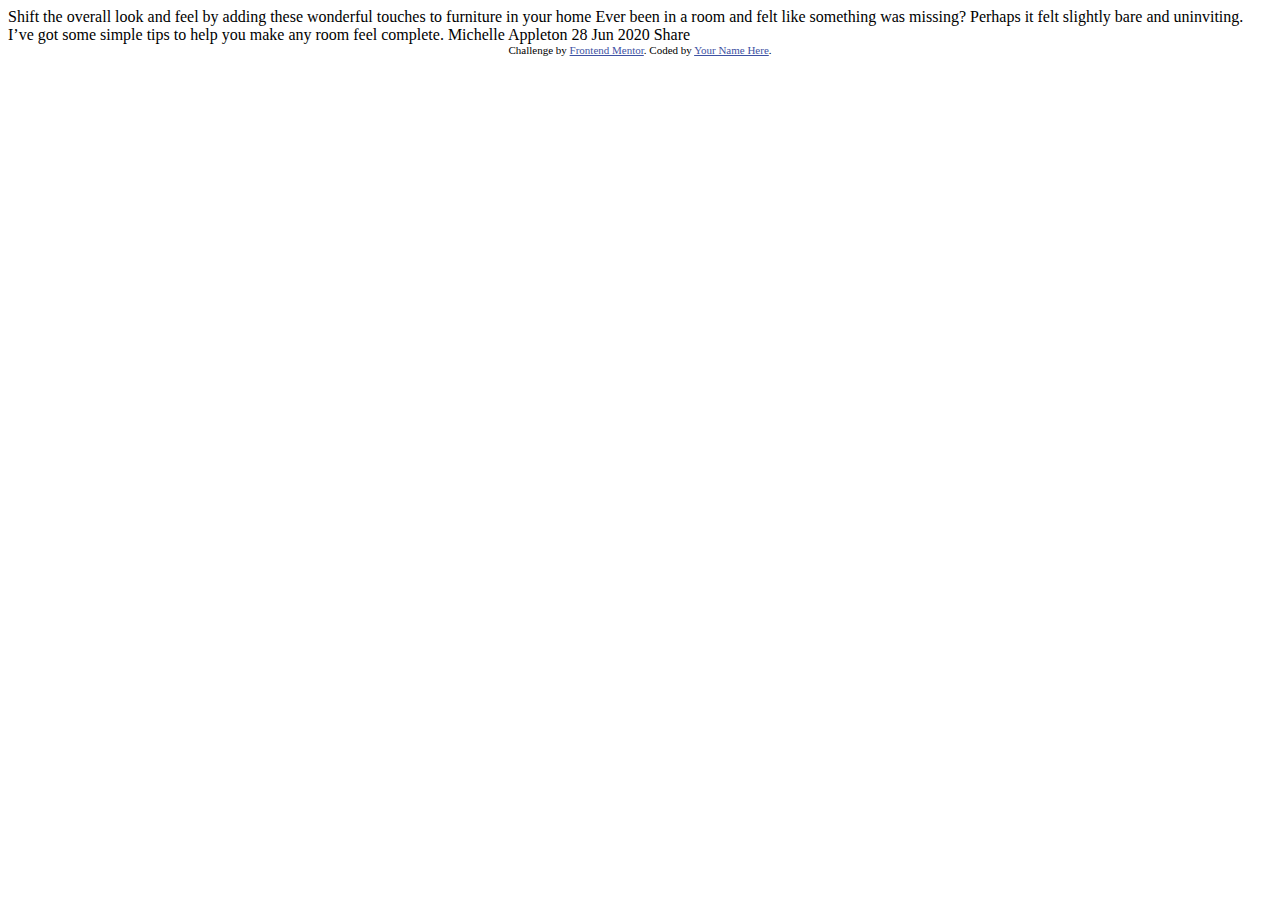
<file: Challenge 01/index.html>
<!DOCTYPE html>
<html lang="en">
<head>
  <meta charset="UTF-8">
  <meta name="viewport" content="width=device-width, initial-scale=1.0"> <!-- displays site properly based on user's device -->

  <link rel="icon" type="image/png" sizes="32x32" href="./images/favicon-32x32.png">
  
  <title>Frontend Mentor | Article preview component</title>

  <!-- Feel free to remove these styles or customise in your own stylesheet 👍 -->
  <style>
    .attribution { font-size: 11px; text-align: center; }
    .attribution a { color: hsl(228, 45%, 44%); }
  </style>
</head>
<body>

  Shift the overall look and feel by adding these wonderful 
  touches to furniture in your home

  Ever been in a room and felt like something was missing? Perhaps 
  it felt slightly bare and uninviting. I’ve got some simple tips 
  to help you make any room feel complete.

  Michelle Appleton
  28 Jun 2020

  Share
  
  <div class="attribution">
    Challenge by <a href="https://www.frontendmentor.io?ref=challenge" target="_blank">Frontend Mentor</a>. 
    Coded by <a href="#">Your Name Here</a>.
  </div>
</body>
</html>
</file>
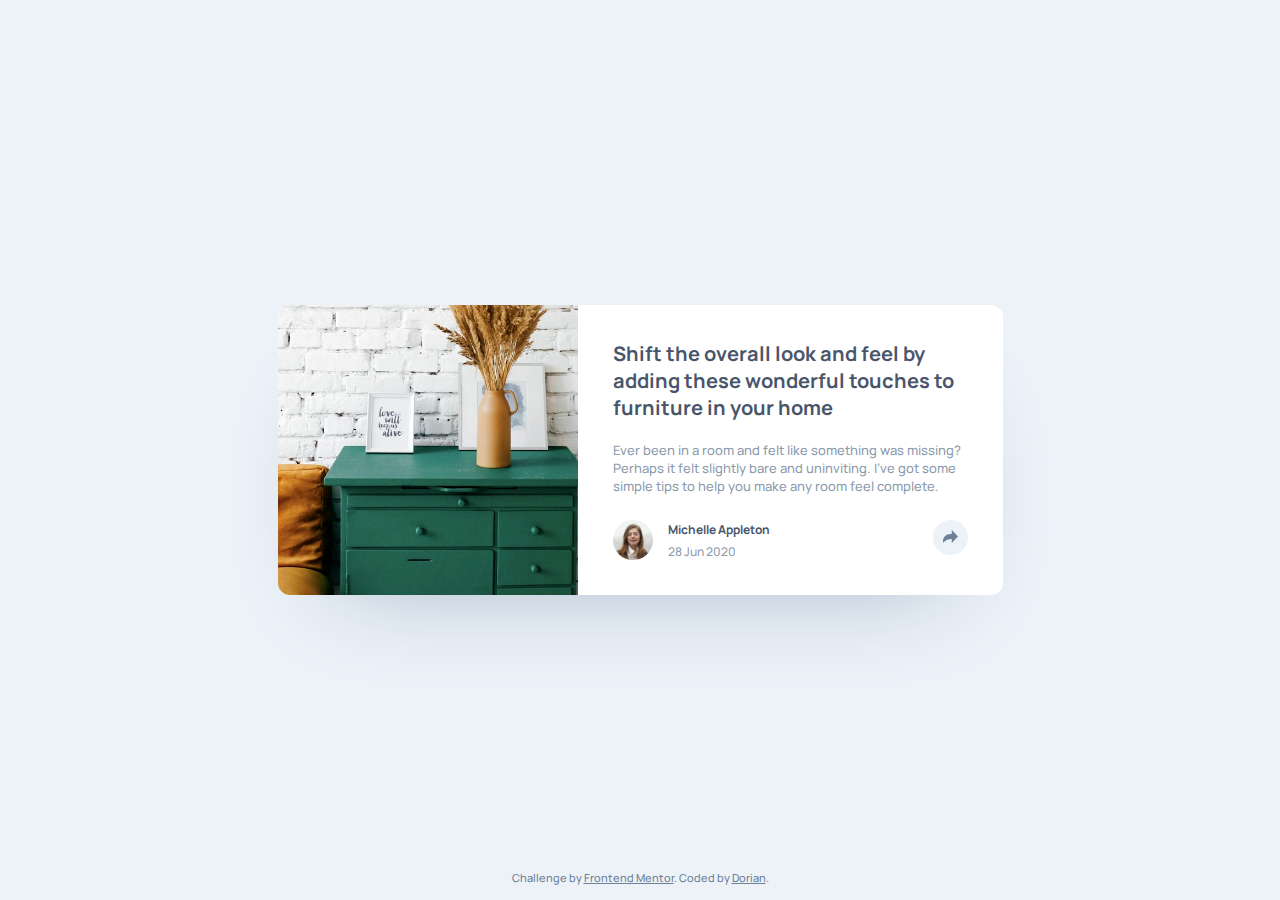
<file: challenge-01/index.html>
<!DOCTYPE html>
<html lang="en">
<head>
  <meta charset="UTF-8" />
  <meta name="viewport" content="width=device-width, initial-scale=1.0" />
  <meta name="description" content="First challenge from front end mentor site."> 
  <link
    rel="icon"
    type="image/png"
    sizes="32x32"
    href="./img/favicon-32x32.png"
  />
  <link rel="preload" as="font" crossOrigin="anonymous" href="/fonts/Manrope-Bold.ttf" />
  <link rel="preload" as="font" crossOrigin="anonymous" href="/fonts/Manrope-Medium.ttf" />
  <link rel="stylesheet" href="./styles.css"/>
  <title>Frontend Mentor | Article preview component</title>
</head>
<body>
  <main class="main-container">
    <article class="card-container row">
      <img class="card-img" src="./img/drawers.jpg" alt="drawes" />
      <div class="card-info column">
        <h2 class="card-title m-bottom-4">
          Shift the overall look and feel by adding these wonderful touches to
          furniture in your home
        </h2>
        <p class="card-text m-bottom-5">
          Ever been in a room and felt like something was missing? Perhaps it
          felt slightly bare and uninviting. I’ve got some simple tips to help
          you make any room feel complete.
        </p>
        <footer class="row space-between">
          <div class="row middle">
            <img
              class="card-author-img m-right-3"
              src="./img/avatar-michelle.jpg"
              alt="author avatar"
            />
            <div class="column">
              <p class="card-author-name m-bottom-1">Michelle Appleton</p>
              <p class="card-date">28 Jun 2020</p>
            </div>
          </div>
          <div class="card-action-btn-container">
            <button id="action-btn" type="button" aria-label="share" class="card-action-btn">
              <img src="./img/icon-share.svg" alt="share" />
            </button>
            <div id="share-links" class="card-action-links">
              <p class="card-action-links-title m-right-4">share</p>
              <a class="m-right-4" href="#">
                <img src="./img/icon-facebook.svg" alt="facebook" />
              </a>
              <a class="m-right-4" href="#">
                <img src="./img/icon-twitter.svg" alt="twitter"/>
              </a>
              <a href="#">
                <img src="./img/icon-pinterest.svg" alt="pinteres" />
              </a>
            </div>
          </div>
        </footer>
      </div>
    </article>
  </main>

  <footer class="attribution">
    Challenge by
    <a href="https://www.frontendmentor.io?ref=challenge" rel="noopener noreferrer" target="_blank"
      >Frontend Mentor</a
    >. Coded by <a href="https://github.com/Dorian30">Dorian</a>.
  </footer>
  <script src="./js/script.js" defer></script>
</body>
</html>
</file>
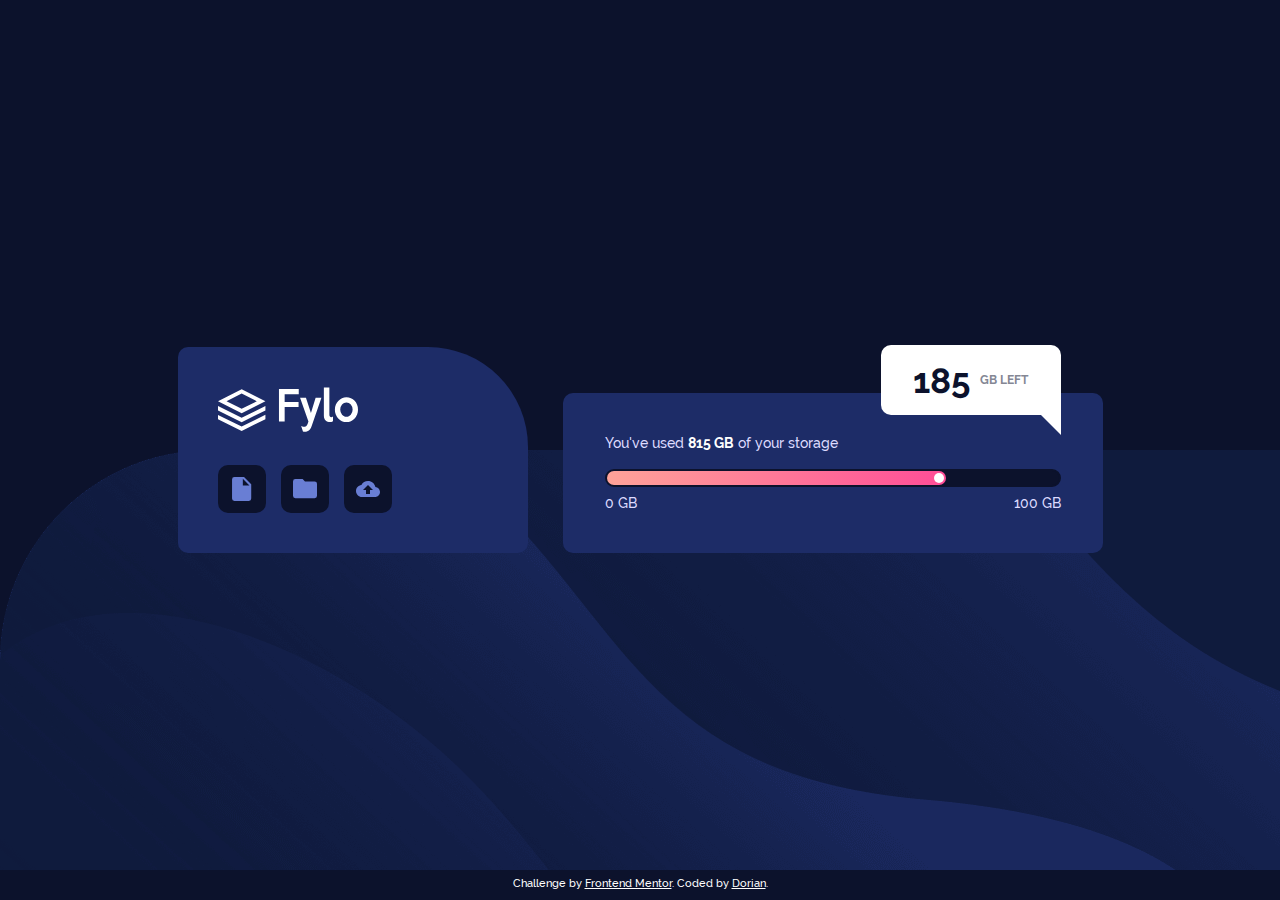
<file: challenge-02/index.html>
<!DOCTYPE html>
<html lang="en">
<head>
  <meta charset="UTF-8">
  <meta name="viewport" content="width=device-width, initial-scale=1.0"> <!-- displays site properly based on user's device -->
  <meta name="description" content="Second challenge from front end mentor website">
  <link rel="icon" type="image/png" sizes="32x32" href="./images/favicon-32x32.png">
  <link rel="preload" as="font" crossOrigin="anonymous" href="/fonts/Raleway-Bold.ttf" />
  <link rel="preload" as="font" crossOrigin="anonymous" href="/fonts/Raleway-Medium.ttf" />
  <link rel="stylesheet" href="styles.css">
  <title>Frontend Mentor | Fylo data storage component</title>
</head>
<body>
  <main class="main-container">
    <div class="main-section full-width">
      <article class="uploader m-right-7">
        <h2 aria-label="Fylo"></h2>
        <img class="uploader-logo m-bottom-6" src="img/logo.svg" alt="Fylo">
        <div class="uploader-actions-btn row">
          <button class="m-right-3" type="button">
            <img src="img/icon-document.svg" alt="document">
          </button>
          <button class="m-right-3" type="button">
            <img src="img/icon-folder.svg" alt="folder">
          </button>
          <button type="button">
            <img src="img/icon-upload.svg" alt="drive">
          </button>
        </div>
      </article>
      <article class="storage">
        <h2 class="storage-title">you've used <span class="uppercase">815 gb</span> of your storage</h2>
        <div class="storage-bar"></div>
        <div class="row space-between">
          <span class="uppercase">0 gb</span>
          <span class="uppercase">100 gb</span>
        </div>
        <div class="storage-bar-msg uppercase row center middle">
          <span class="m-right-2 bold">185</span>
          <span class="bold">gb left</span>
        </div>
      </article>
    </div>
  </main>
  <footer class="attribution">
    Challenge by <a href="https://www.frontendmentor.io?ref=challenge" rel="noopener noreferrer" target="_blank">Frontend Mentor</a>. 
    Coded by <a rel="noopener noreferrer" href="https://twitter.com/Dorian3010" target="_blank">Dorian</a>.
  </footer>
</body>
</html>
</file>
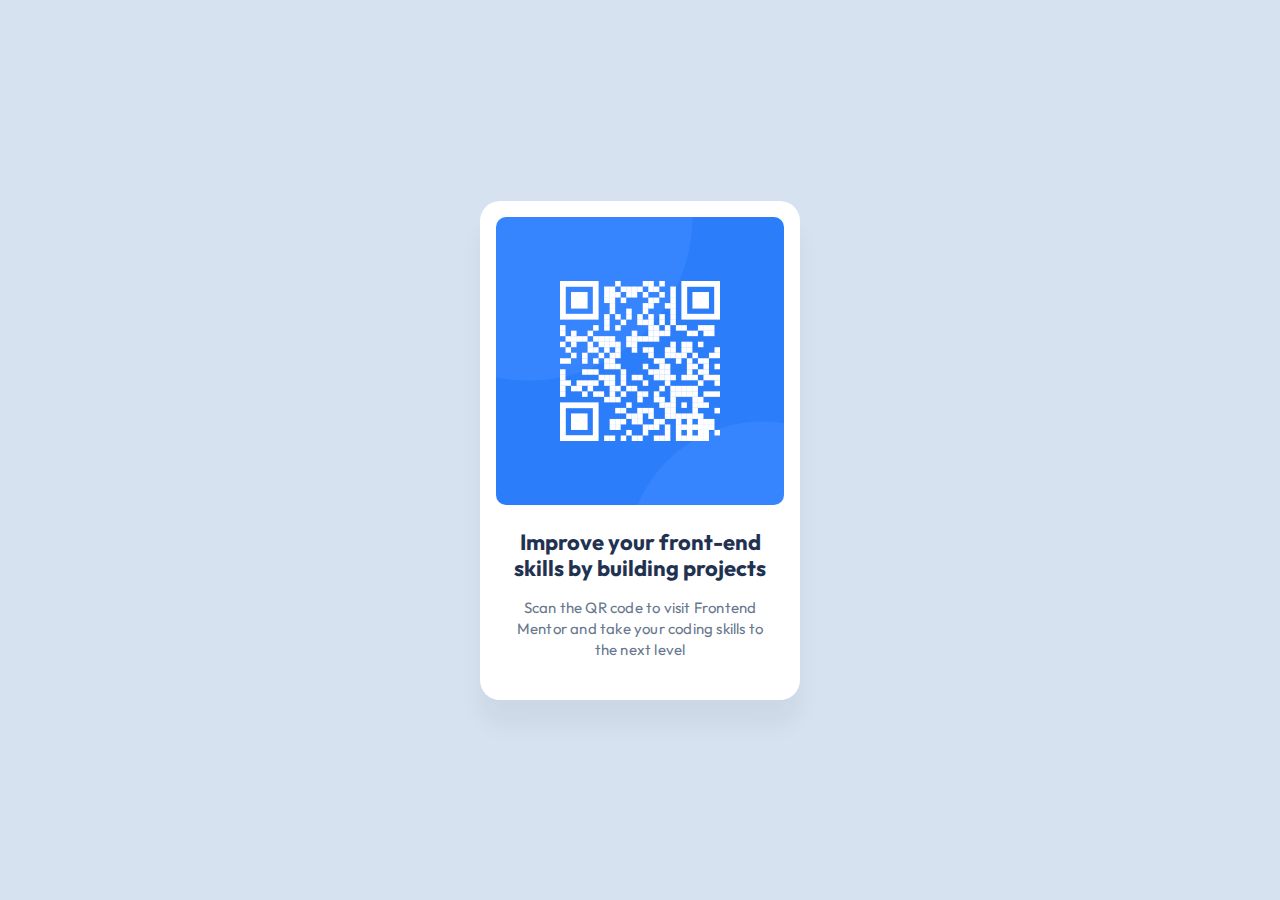
<file: qr-code-component/index.html>
<!DOCTYPE html>
<html lang="en">
<head>
  <meta charset="UTF-8">
  <meta name="viewport" content="width=device-width, initial-scale=1.0">
  <link rel="preconnect" href="https://fonts.googleapis.com">
  <link rel="preconnect" href="https://fonts.gstatic.com" crossorigin>
  <link href="https://fonts.googleapis.com/css2?family=Outfit:wght@100..900&display=swap" rel="stylesheet">
  <link rel="icon" type="image/png" sizes="32x32" href="./images/favicon-32x32.png">
  <link rel="stylesheet" href="./styles.css">
  <title>Frontend Mentor | QR code component</title>
</head>
<body>
  <main>
    <div class="qrcode">
      <img src="./images/image-qr-code.png" alt="qr code" class="qrcode__image">
        <div class="qrcode__content">
          <h1 class="qrcode__title">Improve your front-end skills by building projects</h1>
          <p class="qrcode__description">Scan the QR code to visit Frontend Mentor and take your coding skills to the next level</p>
        </div>
      </img>
    </div>
  </main>
</body>
</html>
</file>
<file: challenge-01/styles.css>
@font-face {
  font-display: swap;
  font-family: Manrope;
  font-style: bold;
  font-weight: 700;
  src: url("/fonts/Manrope-Bold.ttf") format("truetype"); }

@font-face {
  font-display: swap;
  font-family: Manrope;
  font-style: normal;
  font-weight: 500;
  src: url("/fonts/Manrope-Medium.ttf") format("truetype"); }

.row {
  display: flex; }
  .row.space-between {
    justify-content: space-between; }
  .row.center {
    justify-content: center; }
  .row.middle {
    align-items: center; }

.column {
  display: column;
  flex-direction: column; }

.m-bottom-1 {
  margin-bottom: 5px; }

.m-right-1 {
  margin-right: 5px; }

.m-bottom-2 {
  margin-bottom: 10px; }

.m-right-2 {
  margin-right: 10px; }

.m-bottom-3 {
  margin-bottom: 15px; }

.m-right-3 {
  margin-right: 15px; }

.m-bottom-4 {
  margin-bottom: 20px; }

.m-right-4 {
  margin-right: 20px; }

.m-bottom-5 {
  margin-bottom: 25px; }

.m-right-5 {
  margin-right: 25px; }

.m-bottom-6 {
  margin-bottom: 30px; }

.m-right-6 {
  margin-right: 30px; }

.m-bottom-7 {
  margin-bottom: 35px; }

.m-right-7 {
  margin-right: 35px; }

.m-bottom-8 {
  margin-bottom: 40px; }

.m-right-8 {
  margin-right: 40px; }

.m-bottom-9 {
  margin-bottom: 45px; }

.m-right-9 {
  margin-right: 45px; }

.m-bottom-10 {
  margin-bottom: 50px; }

.m-right-10 {
  margin-right: 50px; }

* {
  box-sizing: border-box;
  margin: 0;
  padding: 0; }
  *:focus {
    outline: none; }

a,
p,
h1,
h2,
h3,
h4,
h5,
h6,
a,
ul,
li,
ol {
  color: inherit;
  font-size: inherit;
  font-weight: inherit;
  line-height: inherit; }

button {
  border: 0; }

body {
  font-family: 'Manrope', sans-serif;
  font-size: 13px;
  position: relative; }

.main-container {
  align-items: center;
  display: flex;
  background: #ECF2F8;
  height: 100vh;
  justify-content: center;
  width: 100vw; }

.card-container {
  box-shadow: 0px 45px 100px -60px #9EAFC2; }

.card-container {
  background: #FFF;
  border-radius: 12px;
  color: rgba(109, 127, 151, 0.8);
  max-width: 725px;
  width: 100%; }
  @media (max-width: 920px) {
    .card-container {
      flex-direction: column;
      max-width: 328px; } }

.card-img {
  border-radius: 12px 0 0 12px;
  filter: contrast(110%);
  object-fit: cover;
  object-position: 0;
  width: 300px; }
  @media (max-width: 920px) {
    .card-img {
      border-radius: 12px 12px 0 0;
      height: 200px;
      object-position: 0 -20px;
      width: 100%; } }

.card-info {
  padding: 35px;
  width: 100%; }
  @media (max-width: 920px) {
    .card-info {
      padding: 35px 35px 20px;
      position: relative; } }

.card-title {
  color: #48556A;
  font-size: 20px;
  font-weight: bold; }
  @media (max-width: 920px) {
    .card-title {
      font-size: 16px; } }

.card-author-img {
  border-radius: 50%;
  height: 40px;
  width: 40px; }

.card-author-name,
.card-date {
  font-size: 12px; }

.card-author-name {
  color: #48556A;
  font-weight: bold; }

.card-action-btn-container {
  position: relative; }
  @media (max-width: 920px) {
    .card-action-btn-container {
      position: unset; } }

.card-action-btn {
  background-color: #ECF2F8;
  border-radius: 50%;
  height: 35px;
  transition: background-color 0.3s ease-in-out;
  width: 35px; }
  .card-action-btn img {
    transition: filter 0.3s ease; }
  .card-action-btn:hover {
    cursor: pointer; }
  .card-action-btn.active {
    background-color: #48556A;
    will-change: background-color; }
    .card-action-btn.active img {
      filter: brightness(10);
      will-change: filter; }
  @media (max-width: 920px) {
    .card-action-btn {
      height: 30px;
      position: relative;
      top: 10px;
      width: 30px;
      z-index: 10; }
      .card-action-btn.active {
        background-color: #FFF;
        will-change: unset; }
        .card-action-btn.active img {
          filter: unset;
          will-change: unset; } }

.card-action-links {
  align-items: center;
  background: #48556A;
  border-radius: 15px;
  bottom: calc(100% + 28px);
  display: flex;
  height: 55px;
  justify-content: center;
  left: 50%;
  opacity: 0;
  position: absolute;
  transform: translateX(-50%);
  transition: opacity 0.3s ease-in-out, z-index 0s linear 0.3s;
  width: 250px;
  z-index: -1; }
  .card-action-links::after {
    border-left: 15px solid transparent;
    border-right: 15px solid transparent;
    border-top: 15px solid #48556A;
    content: '';
    left: 50%;
    top: 100%;
    transform: translateX(-50%);
    position: absolute; }
  .card-action-links.active {
    opacity: 1;
    transition: opacity 0.3s ease-in-out, z-index 0s linear 0s;
    will-change: opacity;
    z-index: 5; }
  @media (max-width: 920px) {
    .card-action-links {
      border-radius: 0 0 12px 12px;
      bottom: 0;
      height: 65px;
      justify-content: flex-start;
      left: 0;
      padding-left: 35px;
      transform: unset;
      width: 100%; }
      .card-action-links::after {
        content: unset; } }

.card-action-links-title {
  color: #6D7F97;
  letter-spacing: 3px;
  text-transform: uppercase; }

.attribution {
  bottom: 0;
  color: #6D7F97;
  font-size: 11px;
  padding: 15px;
  position: absolute;
  text-align: center;
  width: 100%; }
</file>
<file: challenge-02/styles.css>
* {
  box-sizing: border-box;
  margin: 0;
  padding: 0; }
  *:focus {
    outline: none; }

a,
p,
h1,
h2,
h3,
h4,
h5,
h6,
ul,
li,
ol {
  color: inherit;
  font-size: inherit;
  font-weight: inherit;
  line-height: inherit; }

button {
  border: 0; }

@font-face {
  font-display: swap;
  font-family: Raleway;
  font-style: normal;
  font-weight: 400;
  src: url("/fonts/Raleway-Medium.ttf") format("truetype"); }

@font-face {
  font-display: swap;
  font-family: Raleway;
  font-style: bold;
  font-weight: 700;
  src: url("/fonts/Raleway-Bold.ttf") format("truetype"); }

.uppercase {
  text-transform: uppercase; }

.bold {
  font-weight: 700; }

.row {
  display: flex; }
  .row.middle {
    align-items: center; }
  .row.bottom {
    align-items: flex-end; }
  .row.center {
    justify-content: center; }
  .row.space-between {
    justify-content: space-between; }

.column {
  display: flex;
  flex-direction: column; }

.full-width {
  width: 100%; }

.m-bottom-1 {
  margin-bottom: 5px; }

.m-right-1 {
  margin-right: 5px; }

.m-bottom-2 {
  margin-bottom: 10px; }

.m-right-2 {
  margin-right: 10px; }

.m-bottom-3 {
  margin-bottom: 15px; }

.m-right-3 {
  margin-right: 15px; }

.m-bottom-4 {
  margin-bottom: 20px; }

.m-right-4 {
  margin-right: 20px; }

.m-bottom-5 {
  margin-bottom: 25px; }

.m-right-5 {
  margin-right: 25px; }

.m-bottom-6 {
  margin-bottom: 30px; }

.m-right-6 {
  margin-right: 30px; }

.m-bottom-7 {
  margin-bottom: 35px; }

.m-right-7 {
  margin-right: 35px; }

.m-bottom-8 {
  margin-bottom: 40px; }

.m-right-8 {
  margin-right: 40px; }

.m-bottom-9 {
  margin-bottom: 45px; }

.m-right-9 {
  margin-right: 45px; }

.m-bottom-10 {
  margin-bottom: 50px; }

.m-right-10 {
  margin-right: 50px; }

:root {
  --storage-percentage-filled: 75%; }

body {
  color: #FFF;
  font-family: Raleway, sans-serif;
  font-size: 14px; }

.main-container {
  align-items: center;
  background: #0c122c;
  display: flex;
  height: 100vh;
  overflow: hidden;
  position: relative;
  width: 100vw; }
  .main-container::after {
    content: url("../img/bg-desktop.png");
    bottom: 0;
    height: 50vh;
    left: 0;
    position: absolute;
    width: 100%;
    z-index: 1; }
  @media (max-width: 990px) {
    .main-container {
      background: url("../img/bg-mobile.png") no-repeat center center/cover; }
      .main-container::after {
        content: unset; } }

.main-section {
  align-items: flex-end;
  display: flex;
  justify-content: center; }
  @media (max-width: 990px) {
    .main-section {
      align-items: center;
      flex-direction: column; } }

.uploader,
.storage {
  z-index: 5; }

.uploader {
  background: #1d2c67;
  border-radius: 10px 100px 10px 10px;
  max-width: 350px;
  padding: 40px;
  width: 100%; }
  @media (max-width: 990px) {
    .uploader {
      margin: 0;
      margin-bottom: 20px; } }

.uploader-logo {
  height: 45px;
  width: 140px; }

.uploader-actions-btn button {
  align-items: center;
  background: #0c122c;
  border-radius: 10px;
  display: flex;
  height: 48px;
  justify-content: center;
  width: 48px; }
  .uploader-actions-btn button:hover {
    cursor: pointer; }

.storage {
  background: #1d2c67;
  border-radius: 10px;
  color: #dddbff;
  display: flex;
  flex-direction: column;
  max-width: 540px;
  padding: 42px;
  position: relative;
  width: 100%; }
  @media (max-width: 990px) {
    .storage {
      padding-bottom: 55px;
      max-width: 350px;
      text-align: center; } }

.storage-title {
  margin-bottom: 18px; }
  .storage-title span {
    color: #FFF;
    font-weight: bold; }
  .storage-title::first-letter {
    text-transform: uppercase; }

.storage-bar {
  background: #0c122c;
  border: 2px solid #0c122c;
  border-radius: 10px;
  height: 18px;
  margin-bottom: 8px;
  position: relative;
  width: 100%; }
  .storage-bar::after {
    background: linear-gradient(to right, #FFA399, #FF4D97);
    border-radius: 10px;
    bottom: 0;
    content: '';
    height: 100%;
    left: 0;
    position: absolute;
    width: var(--storage-percentage-filled); }
  .storage-bar::before {
    content: '';
    background: #FFF;
    border-radius: 50%;
    height: 10px;
    position: absolute;
    top: 50%;
    transform: translate(calc(-100% - 2px), -50%);
    left: var(--storage-percentage-filled);
    width: 10px;
    z-index: 5; }

.storage-bar-msg {
  color: #848794;
  background: #FFF;
  border-radius: 10px;
  bottom: calc(100% - 42px + 20px);
  height: 70px;
  position: absolute;
  right: 42px;
  width: 180px;
  z-index: 5; }
  .storage-bar-msg span:first-child {
    color: #0c122c;
    font-size: 35px; }
  .storage-bar-msg span:last-child {
    font-size: 12px; }
  .storage-bar-msg::after {
    border-right: 30px solid #FFF;
    border-bottom: 30px solid transparent;
    top: calc(100% - 10px);
    content: '';
    position: absolute;
    right: 0; }
  @media (max-width: 990px) {
    .storage-bar-msg {
      bottom: 0;
      left: 50%;
      transform: translate(-50%, 50%); }
      .storage-bar-msg::after {
        content: unset; } }

.attribution {
  font-size: 11px;
  bottom: 0;
  left: 0;
  padding: 10px;
  position: absolute;
  text-align: center;
  width: 100%;
  z-index: 5; }
</file>
<file: qr-code-component/styles.css>
:root {
  --white: hsl(0, 0%, 100%);
  --black: hsl(0, 0%, 0%);

  --slate-300: hsl(212, 45%, 89%);
  --slate-500: hsl(216, 15%, 48%);
  --slate-900: hsl(218, 44%, 22%);

  --spacing-lg: 4rem;
  --spacing-md: 2.4rem;
  --spacing-sm: 1.6rem;

  --font-size-paragraph: 1.5rem;
  --font-size-title: 2.2rem;
  --font-weight-bold: 700;
  --font-weight-normal: 400;

  --breakpoint-mobile: 37.5em;
  --breakpoint-desktop: 144em;

  --round-20: 20px;
  --round-10: 10px;

  --shadow-sm: 0px 25px 25px rgba(0, 0, 0, 0.0477);
}

* {
  margin: 0;
  padding: 0;
  box-sizing: border-box;
}

html {
  font-size: 10px;
}

body {
  font-family: "Outfit", serif;
  font-optical-sizing: auto;
  font-style: normal;
}

main {
  height: 100vh;
  background: var(--slate-300);
  display: flex;
  align-items: center;
  justify-content: center;
}

.qrcode {
  max-width: 32rem;
  height: 49.9rem;
  display: flex;
  flex-direction: column;
  align-items: center;
  gap: var(--spacing-md);
  padding: var(--spacing-sm);
  background: var(--white);
  border-radius: var(--round-20);
  box-shadow: var(--shadow-sm);
}

.qrcode__image {
  border-radius: var(--round-10);
  width: 100%;
}

.qrcode__content {
  max-width: 27rem;
  display: flex;
  flex-direction: column;
  align-items: center;
  gap: var(--spacing-sm);
}

.qrcode__title {
  color: var(--slate-900);
  text-align: center;
  font-size: var(--font-size-title);
  font-weight: var(--font-weight-bold);
  line-height: 120%;
  letter-spacing: 0;
}

.qrcode__description {
  color: var(--slate-500);
  text-align: center;
  font-size: var(--font-size-paragraph);
  font-weight: var(--font-weight-normal);
  line-height: 140%;
  letter-spacing: 0.2px;
}
</file>
